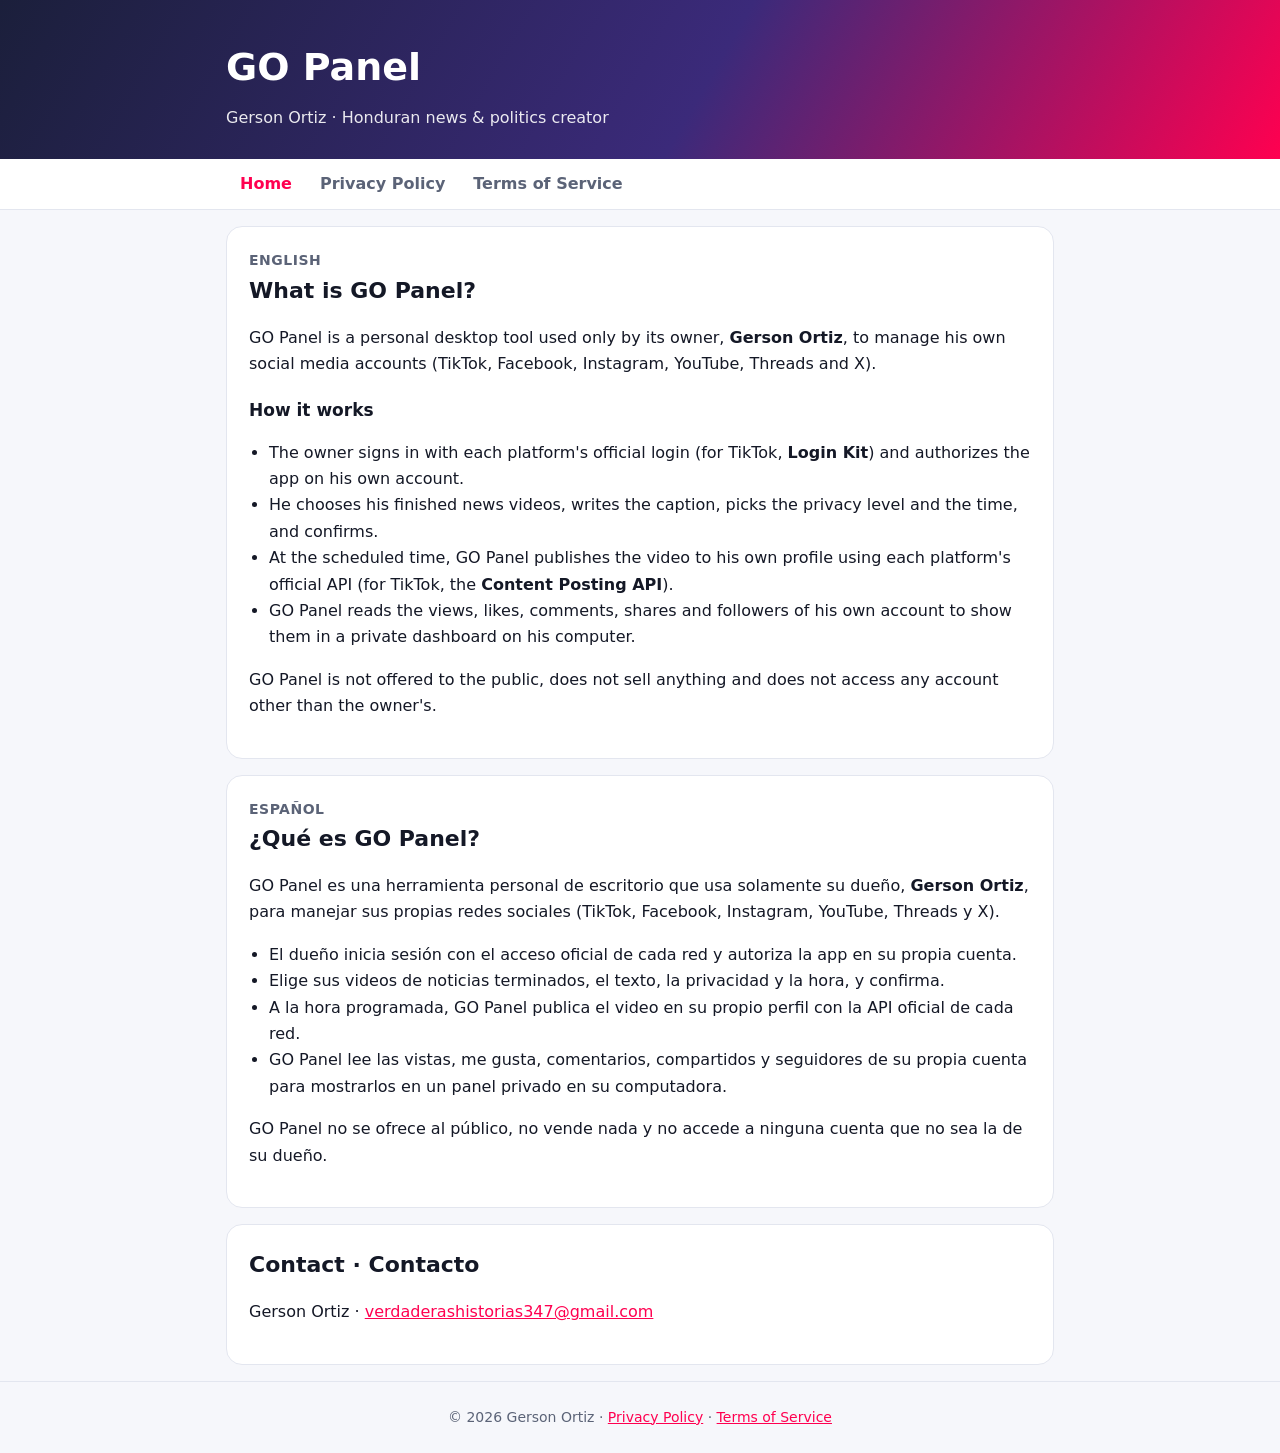
<file: index.html>
<!doctype html>
<html lang="en">
<head>
<meta charset="utf-8"><meta name="viewport" content="width=device-width, initial-scale=1">
<title>GO Panel · Gerson Ortiz</title>
<meta name="description" content="GO Panel: personal tool to schedule and publish Gerson Ortiz's own news videos and view their statistics.">
<link rel="stylesheet" href="style.css">
</head>
<body>
<header><div class="wrap"><h1>GO Panel</h1><p>Gerson Ortiz · Honduran news &amp; politics creator</p></div></header>
<nav><div class="wrap"><a class="on" href="index.html">Home</a><a href="privacy.html">Privacy Policy</a><a href="terms.html">Terms of Service</a></div></nav>
<main class="wrap">
  <div class="card">
    <div class="lang">English</div>
    <h2>What is GO Panel?</h2>
    <p>GO Panel is a personal desktop tool used only by its owner, <strong>Gerson Ortiz</strong>, to manage his own social media accounts (TikTok, Facebook, Instagram, YouTube, Threads and X).</p>
    <h3>How it works</h3>
    <ul>
      <li>The owner signs in with each platform's official login (for TikTok, <strong>Login Kit</strong>) and authorizes the app on his own account.</li>
      <li>He chooses his finished news videos, writes the caption, picks the privacy level and the time, and confirms.</li>
      <li>At the scheduled time, GO Panel publishes the video to his own profile using each platform's official API (for TikTok, the <strong>Content Posting API</strong>).</li>
      <li>GO Panel reads the views, likes, comments, shares and followers of his own account to show them in a private dashboard on his computer.</li>
    </ul>
    <p>GO Panel is not offered to the public, does not sell anything and does not access any account other than the owner's.</p>
  </div>
  <div class="card">
    <div class="lang">Español</div>
    <h2>¿Qué es GO Panel?</h2>
    <p>GO Panel es una herramienta personal de escritorio que usa solamente su dueño, <strong>Gerson Ortiz</strong>, para manejar sus propias redes sociales (TikTok, Facebook, Instagram, YouTube, Threads y X).</p>
    <ul>
      <li>El dueño inicia sesión con el acceso oficial de cada red y autoriza la app en su propia cuenta.</li>
      <li>Elige sus videos de noticias terminados, el texto, la privacidad y la hora, y confirma.</li>
      <li>A la hora programada, GO Panel publica el video en su propio perfil con la API oficial de cada red.</li>
      <li>GO Panel lee las vistas, me gusta, comentarios, compartidos y seguidores de su propia cuenta para mostrarlos en un panel privado en su computadora.</li>
    </ul>
    <p>GO Panel no se ofrece al público, no vende nada y no accede a ninguna cuenta que no sea la de su dueño.</p>
  </div>
  <div class="card"><h2>Contact · Contacto</h2><p>Gerson Ortiz · <a href="mailto:verdaderashistorias347@gmail.com">verdaderashistorias347@gmail.com</a></p></div>
</main>
<footer>© 2026 Gerson Ortiz · <a href="privacy.html">Privacy Policy</a> · <a href="terms.html">Terms of Service</a></footer>
</body>
</html>
</file>
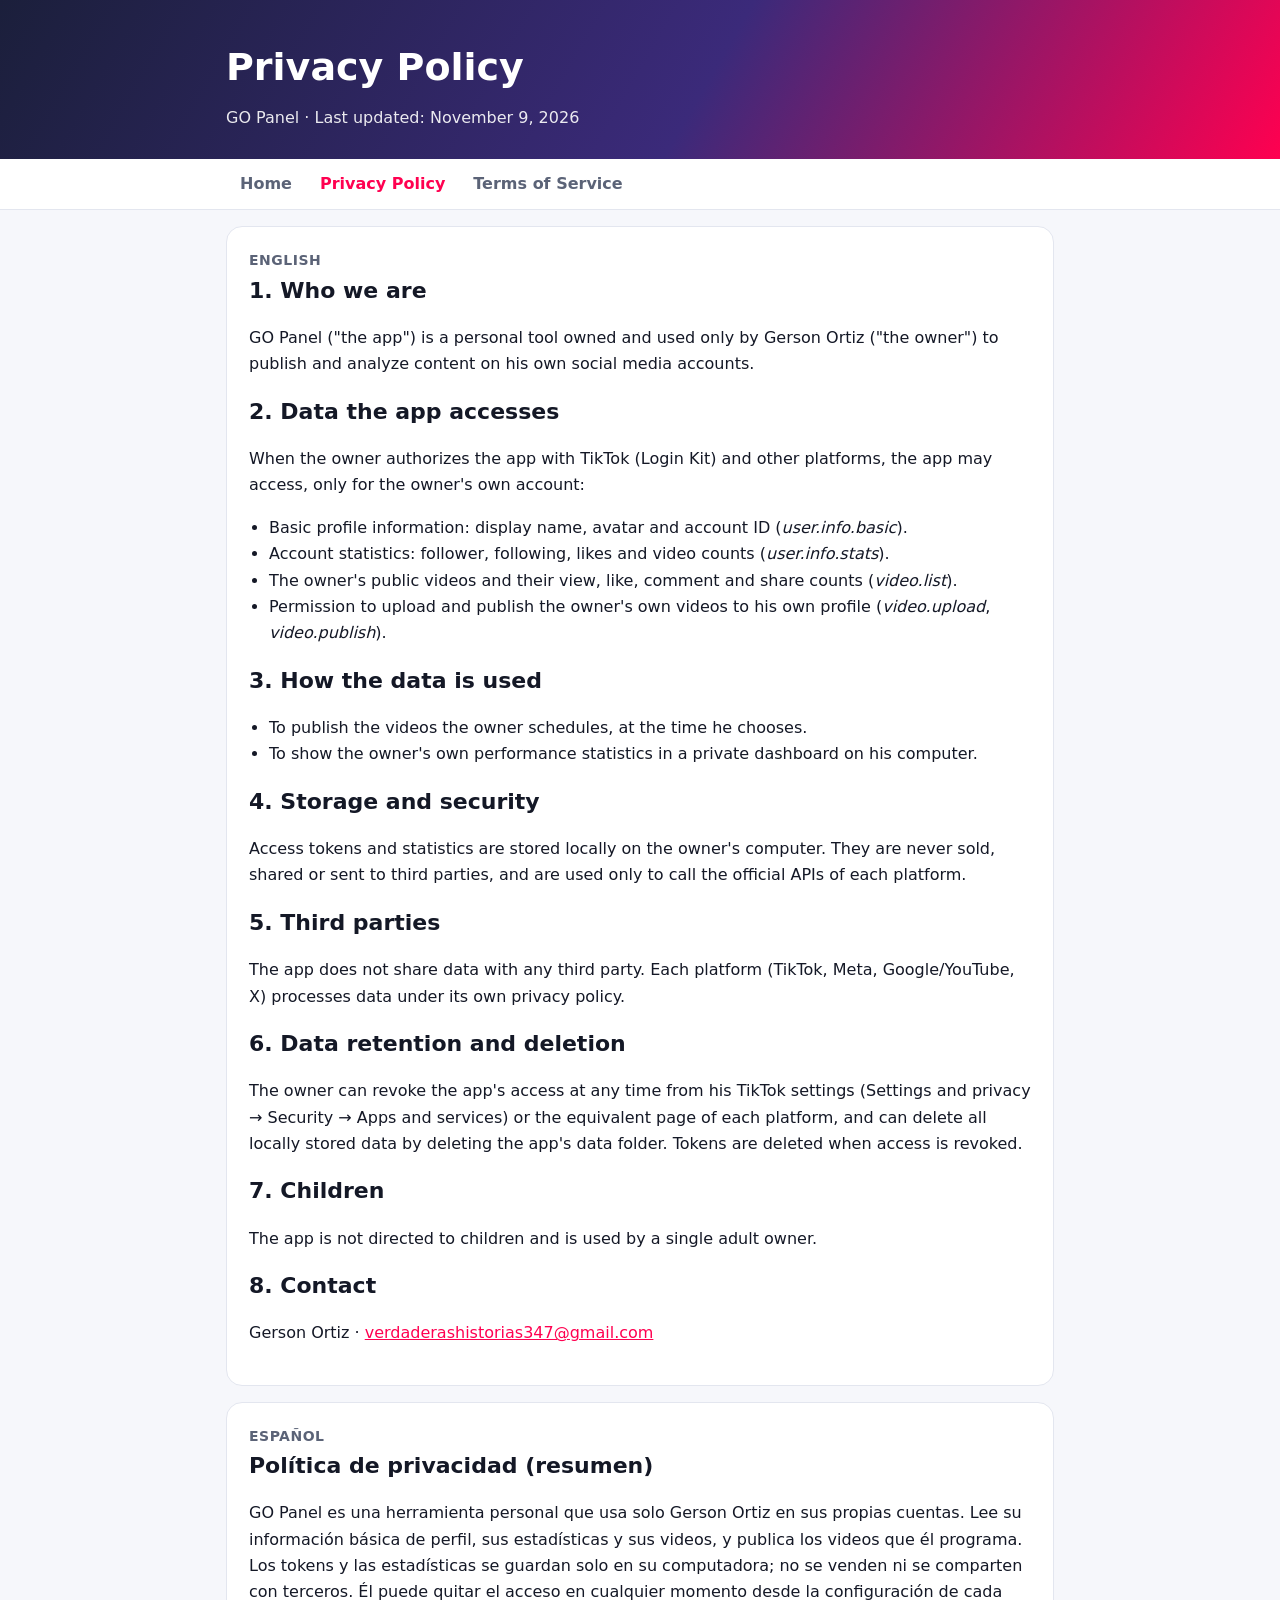
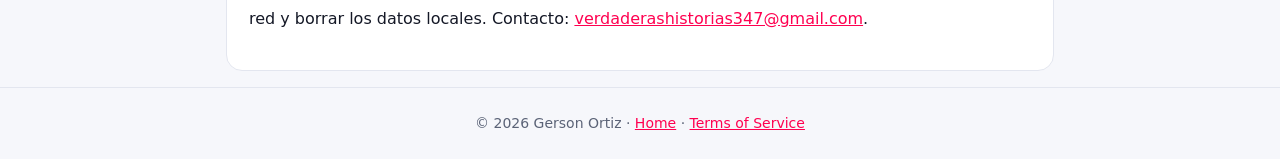
<file: privacy.html>
<!doctype html>
<html lang="en">
<head>
<meta charset="utf-8"><meta name="viewport" content="width=device-width, initial-scale=1">
<title>Privacy Policy · GO Panel</title>
<link rel="stylesheet" href="style.css">
</head>
<body>
<header><div class="wrap"><h1>Privacy Policy</h1><p>GO Panel · Last updated: November 9, 2026</p></div></header>
<nav><div class="wrap"><a href="index.html">Home</a><a class="on" href="privacy.html">Privacy Policy</a><a href="terms.html">Terms of Service</a></div></nav>
<main class="wrap">
  <div class="card">
    <div class="lang">English</div>
    <h2>1. Who we are</h2>
    <p>GO Panel ("the app") is a personal tool owned and used only by Gerson Ortiz ("the owner") to publish and analyze content on his own social media accounts.</p>
    <h2>2. Data the app accesses</h2>
    <p>When the owner authorizes the app with TikTok (Login Kit) and other platforms, the app may access, only for the owner's own account:</p>
    <ul>
      <li>Basic profile information: display name, avatar and account ID (<em>user.info.basic</em>).</li>
      <li>Account statistics: follower, following, likes and video counts (<em>user.info.stats</em>).</li>
      <li>The owner's public videos and their view, like, comment and share counts (<em>video.list</em>).</li>
      <li>Permission to upload and publish the owner's own videos to his own profile (<em>video.upload</em>, <em>video.publish</em>).</li>
    </ul>
    <h2>3. How the data is used</h2>
    <ul>
      <li>To publish the videos the owner schedules, at the time he chooses.</li>
      <li>To show the owner's own performance statistics in a private dashboard on his computer.</li>
    </ul>
    <h2>4. Storage and security</h2>
    <p>Access tokens and statistics are stored locally on the owner's computer. They are never sold, shared or sent to third parties, and are used only to call the official APIs of each platform.</p>
    <h2>5. Third parties</h2>
    <p>The app does not share data with any third party. Each platform (TikTok, Meta, Google/YouTube, X) processes data under its own privacy policy.</p>
    <h2>6. Data retention and deletion</h2>
    <p>The owner can revoke the app's access at any time from his TikTok settings (Settings and privacy → Security → Apps and services) or the equivalent page of each platform, and can delete all locally stored data by deleting the app's data folder. Tokens are deleted when access is revoked.</p>
    <h2>7. Children</h2>
    <p>The app is not directed to children and is used by a single adult owner.</p>
    <h2>8. Contact</h2>
    <p>Gerson Ortiz · <a href="mailto:verdaderashistorias347@gmail.com">verdaderashistorias347@gmail.com</a></p>
  </div>
  <div class="card">
    <div class="lang">Español</div>
    <h2>Política de privacidad (resumen)</h2>
    <p>GO Panel es una herramienta personal que usa solo Gerson Ortiz en sus propias cuentas. Lee su información básica de perfil, sus estadísticas y sus videos, y publica los videos que él programa. Los tokens y las estadísticas se guardan solo en su computadora; no se venden ni se comparten con terceros. Él puede quitar el acceso en cualquier momento desde la configuración de cada red y borrar los datos locales. Contacto: <a href="mailto:verdaderashistorias347@gmail.com">verdaderashistorias347@gmail.com</a>.</p>
  </div>
</main>
<footer>© 2026 Gerson Ortiz · <a href="index.html">Home</a> · <a href="terms.html">Terms of Service</a></footer>
</body>
</html>
</file>
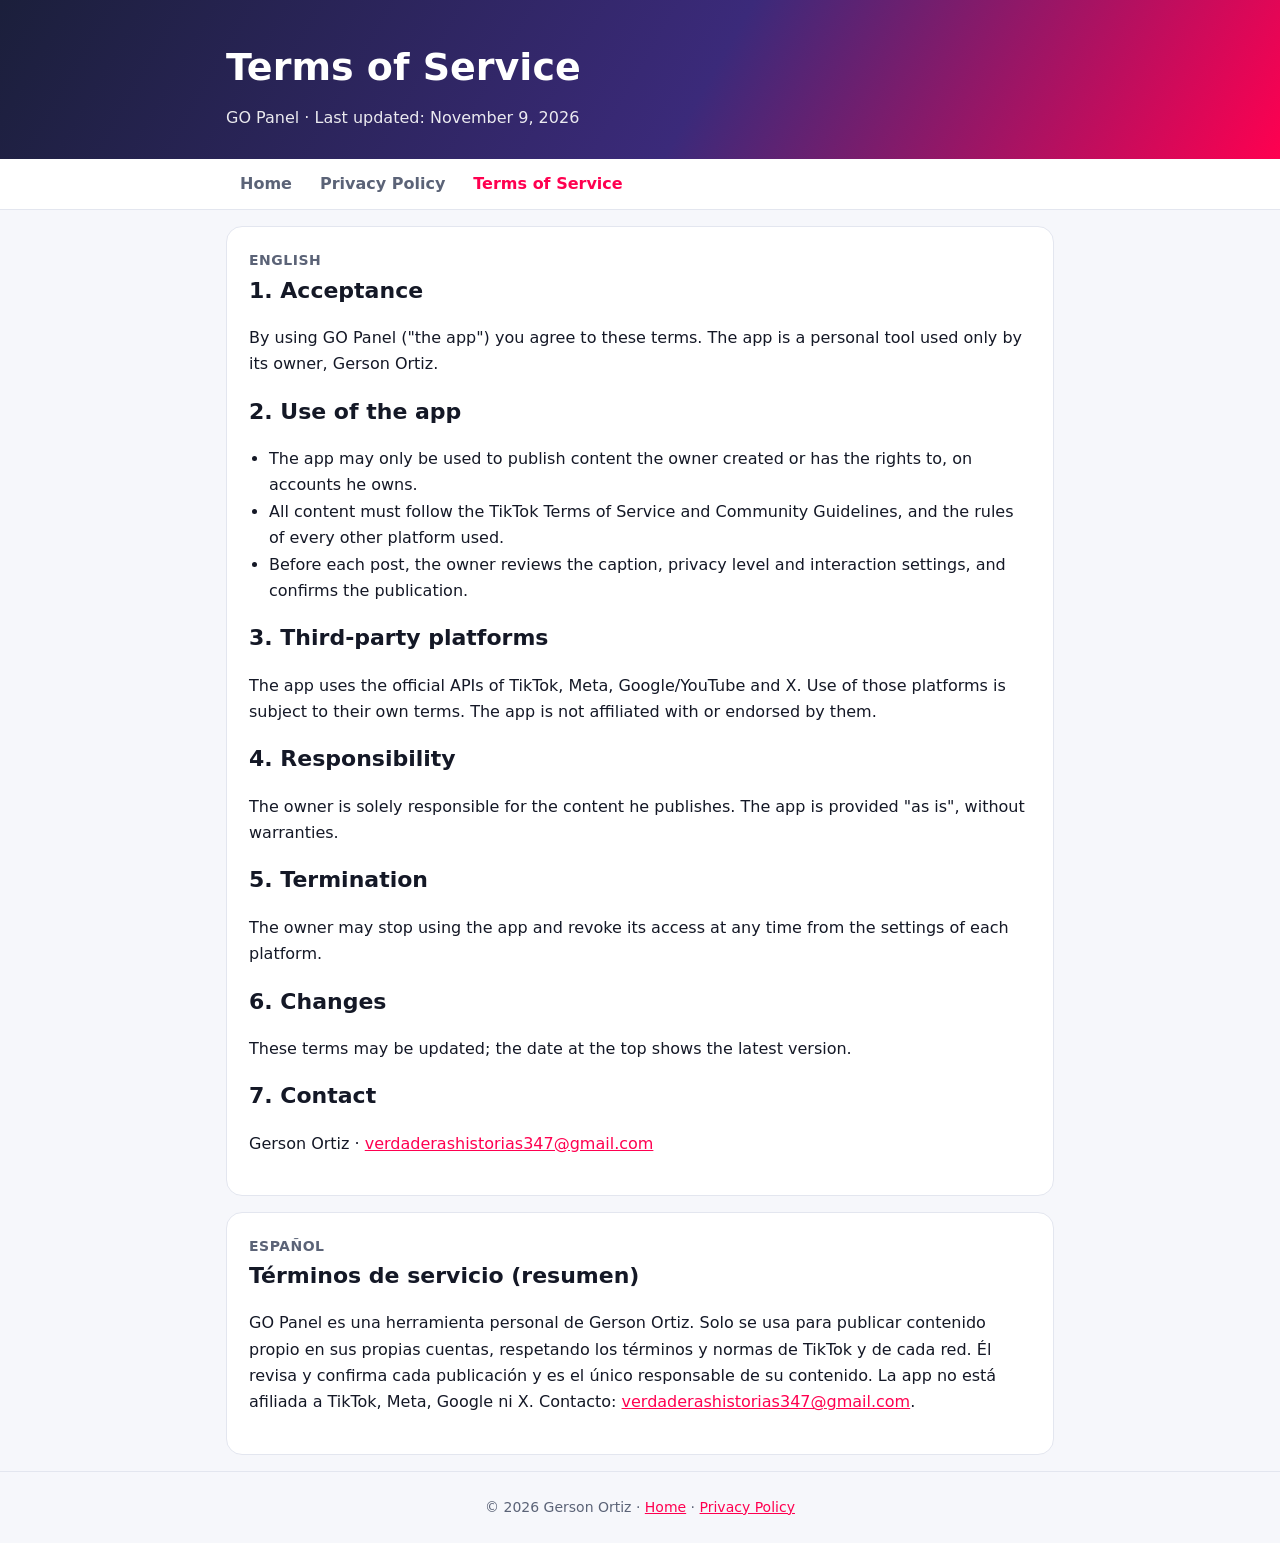
<file: terms.html>
<!doctype html>
<html lang="en">
<head>
<meta charset="utf-8"><meta name="viewport" content="width=device-width, initial-scale=1">
<title>Terms of Service · GO Panel</title>
<link rel="stylesheet" href="style.css">
</head>
<body>
<header><div class="wrap"><h1>Terms of Service</h1><p>GO Panel · Last updated: November 9, 2026</p></div></header>
<nav><div class="wrap"><a href="index.html">Home</a><a href="privacy.html">Privacy Policy</a><a class="on" href="terms.html">Terms of Service</a></div></nav>
<main class="wrap">
  <div class="card">
    <div class="lang">English</div>
    <h2>1. Acceptance</h2>
    <p>By using GO Panel ("the app") you agree to these terms. The app is a personal tool used only by its owner, Gerson Ortiz.</p>
    <h2>2. Use of the app</h2>
    <ul>
      <li>The app may only be used to publish content the owner created or has the rights to, on accounts he owns.</li>
      <li>All content must follow the TikTok Terms of Service and Community Guidelines, and the rules of every other platform used.</li>
      <li>Before each post, the owner reviews the caption, privacy level and interaction settings, and confirms the publication.</li>
    </ul>
    <h2>3. Third-party platforms</h2>
    <p>The app uses the official APIs of TikTok, Meta, Google/YouTube and X. Use of those platforms is subject to their own terms. The app is not affiliated with or endorsed by them.</p>
    <h2>4. Responsibility</h2>
    <p>The owner is solely responsible for the content he publishes. The app is provided "as is", without warranties.</p>
    <h2>5. Termination</h2>
    <p>The owner may stop using the app and revoke its access at any time from the settings of each platform.</p>
    <h2>6. Changes</h2>
    <p>These terms may be updated; the date at the top shows the latest version.</p>
    <h2>7. Contact</h2>
    <p>Gerson Ortiz · <a href="mailto:verdaderashistorias347@gmail.com">verdaderashistorias347@gmail.com</a></p>
  </div>
  <div class="card">
    <div class="lang">Español</div>
    <h2>Términos de servicio (resumen)</h2>
    <p>GO Panel es una herramienta personal de Gerson Ortiz. Solo se usa para publicar contenido propio en sus propias cuentas, respetando los términos y normas de TikTok y de cada red. Él revisa y confirma cada publicación y es el único responsable de su contenido. La app no está afiliada a TikTok, Meta, Google ni X. Contacto: <a href="mailto:verdaderashistorias347@gmail.com">verdaderashistorias347@gmail.com</a>.</p>
  </div>
</main>
<footer>© 2026 Gerson Ortiz · <a href="index.html">Home</a> · <a href="privacy.html">Privacy Policy</a></footer>
</body>
</html>
</file>
<file: style.css>
:root{--bg:#f6f7fb;--card:#fff;--ink:#141826;--muted:#5b6377;--line:#e3e6ef;--accent:#ff0050;--accent2:#3b2a7a}
@media (prefers-color-scheme:dark){:root{--bg:#0e1220;--card:#171c2e;--ink:#eef1fb;--muted:#9aa3c0;--line:#2a3150}}
*{box-sizing:border-box}
body{margin:0;background:var(--bg);color:var(--ink);font:16px/1.65 system-ui,-apple-system,"Segoe UI",Roboto,sans-serif}
header{background:linear-gradient(120deg,#1b1f3b,var(--accent2) 55%,var(--accent));color:#fff;padding:36px 16px 28px}
.wrap{max-width:860px;margin:0 auto;padding:0 16px}
header h1{margin:0;font-size:clamp(26px,5vw,38px)}
header p{margin:6px 0 0;opacity:.9}
nav{background:var(--card);border-bottom:1px solid var(--line)}
nav a{display:inline-block;padding:12px 14px;color:var(--muted);text-decoration:none;font-weight:600}
nav a:hover,nav a.on{color:var(--accent)}
main{padding:24px 0 40px}
.card{background:var(--card);border:1px solid var(--line);border-radius:16px;padding:22px;margin:16px 0}
h2{font-size:22px;margin:0 0 8px}
h3{font-size:17px;margin:18px 0 6px}
ul{padding-left:20px}
.lang{color:var(--muted);font-size:14px;font-weight:600;text-transform:uppercase;letter-spacing:.5px}
footer{color:var(--muted);font-size:14px;text-align:center;padding:24px 16px;border-top:1px solid var(--line)}
a{color:var(--accent)}
</file>
